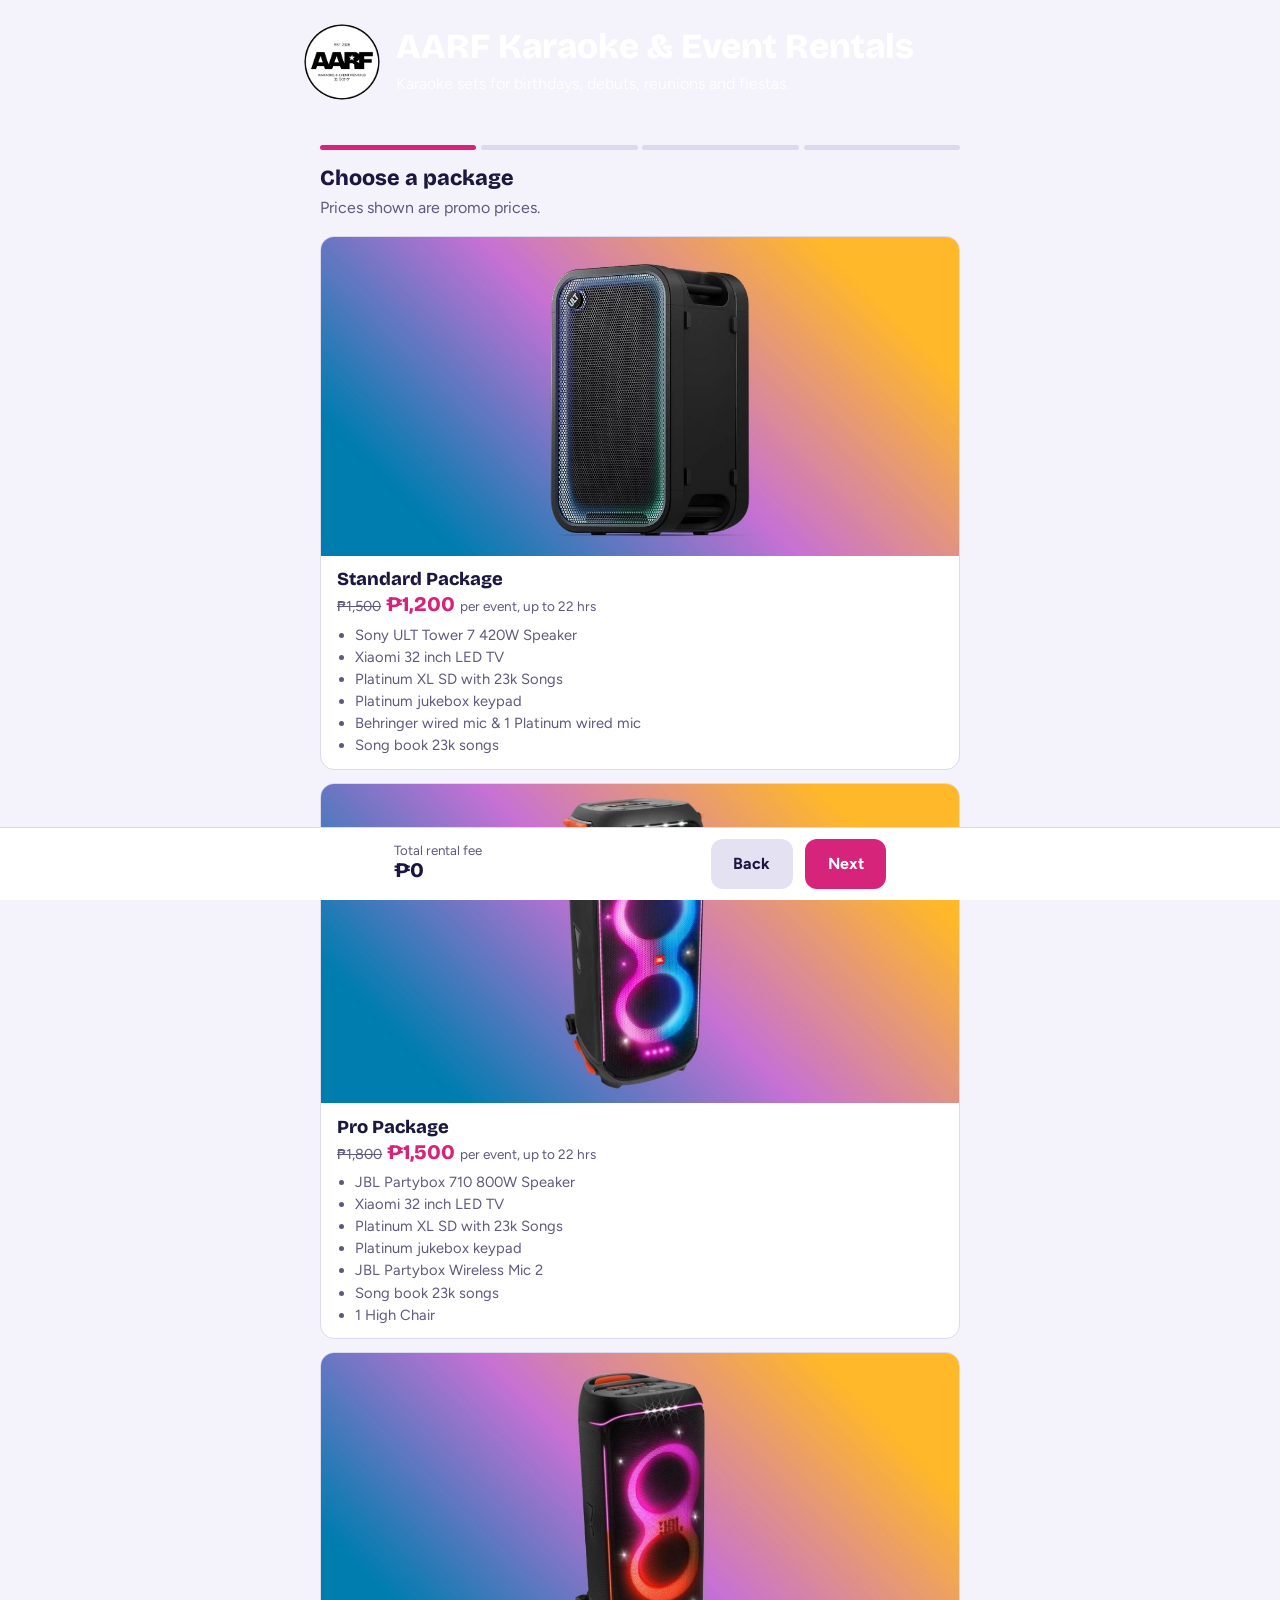
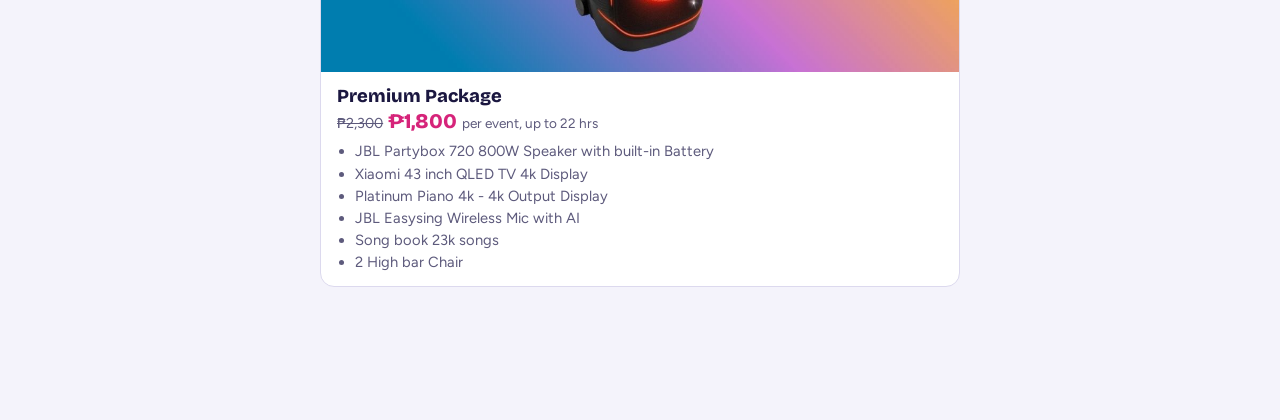
<file: index.html>
<!doctype html>
<html lang="en">
<head>
<meta charset="utf-8">
<meta name="viewport" content="width=device-width,initial-scale=1,viewport-fit=cover">
<meta name="theme-color" content="#1b1740">
<title>AARF Karaoke &amp; Event Rentals</title>
<meta name="description" content="Reserve a karaoke set for your birthday, debut, reunion or fiesta. Pick a package and date, then send your request.">
<link rel="icon" href="images/logo.png">
<link rel="stylesheet" href="https://fonts.googleapis.com/css2?family=Bricolage+Grotesque:wght@600;800&family=Figtree:wght@400;500;700&display=swap">
<style>
:root{--bg:#f4f3fb;--card:#fff;--ink:#1b1740;--mut:#5d5a7c;--line:#dcd9ee;--pink:#d6247a;--cyan:#0b7f92;--gold:#f2b134;--err:#b3261e;--okb:#e3f6ea;--okt:#145c2e;--g:#e3f6ea;--a:#fdf0cf;--o:#fde0d6;--off:#e4e1f2;--r:14px;--d:'Bricolage Grotesque','Segoe UI',system-ui,sans-serif;--b:'Figtree','Segoe UI',system-ui,sans-serif;color-scheme:light}
@media(prefers-color-scheme:dark){:root{--bg:#12102a;--card:#1d1a3d;--ink:#f1effc;--mut:#a9a6c8;--line:#34305f;--pink:#ff5aa5;--cyan:#38d0e4;--err:#ff8a80;--okb:#12351f;--okt:#9be3b4;--g:#143a25;--a:#43361a;--o:#4a2622;--off:#2a2650;color-scheme:dark}}
*{box-sizing:border-box}html{scroll-padding-top:env(safe-area-inset-top,0px)}
body{margin:0;background:var(--bg);color:var(--ink);font:1rem/1.5 var(--b);padding-bottom:calc(6.5rem + env(safe-area-inset-bottom,0px))}
button,input,select,textarea{font:inherit;color:inherit}:focus-visible{outline:3px solid var(--cyan);outline-offset:2px}
.hero{background:#1b1740 conic-gradient(from 200deg at 12% -20%,transparent 0 8deg,rgba(214,36,122,.6) 10deg 14deg,transparent 16deg),conic-gradient(from 215deg at 50% -25%,transparent 0 6deg,rgba(18,181,203,.55) 8deg 11deg,transparent 13deg),conic-gradient(from 160deg at 88% -20%,transparent 0 10deg,rgba(242,177,52,.5) 12deg 15deg,transparent 17deg);color:#fff;padding:calc(1.5rem + env(safe-area-inset-top,0px)) 1rem 1.6rem}
.hero div{max-width:42rem;margin:auto;display:flex;gap:1rem;align-items:center}
.hero img{width:76px;height:76px;border-radius:50%;background:#fff;flex:none}
h1{font:800 clamp(1.5rem,6vw,2.2rem)/1.1 var(--d);margin:0 0 .3rem}.hero h1,.hero p{color:#fff}.hero p{margin:0;opacity:.92}
main{max-width:42rem;margin:auto;padding:1rem}
.prog{display:flex;gap:.3rem;margin:.2rem 0 1rem}.prog i{flex:1;height:5px;border-radius:9px;background:var(--line)}.prog i.on{background:var(--pink)}
h2{font:800 1.35rem/1.2 var(--d);margin:0 0 .25rem}.sub{color:var(--mut);margin:0 0 1rem}
.card{background:var(--card);border:1px solid var(--line);border-radius:var(--r);padding:1rem;margin-bottom:.8rem}
.pk{display:block;width:100%;text-align:left;padding:0;overflow:hidden;cursor:pointer}
.pk[aria-checked=true]{border:2px solid var(--pink)}.pk[disabled]{opacity:.5;cursor:not-allowed}
.pk img{width:100%;aspect-ratio:2/1;object-fit:cover;display:block;background:var(--off)}
.pk .t{padding:.8rem 1rem}.pk b{font:800 1.15rem var(--d)}.price{font:800 1.3rem var(--d);color:var(--pink)}.price s{font:400 .9rem var(--b);color:var(--mut);margin-right:.3rem}
.pk ul{margin:.4rem 0 0;padding-left:1.1rem;color:var(--mut);font-size:.92rem}
.tag{display:inline-block;font-size:.78rem;font-weight:700;border-radius:99px;padding:.1rem .6rem;background:var(--off);margin-left:.4rem}
.ad{display:flex;gap:.7rem;align-items:center;padding:.6rem 0;border-top:1px solid var(--line)}.ad:first-of-type{border:0}.ad .n{flex:1}.ad small{display:block;color:var(--mut)}
.ad.dis{opacity:.5}.qty{display:flex;align-items:center;gap:.4rem}.qty button{width:2.2rem;height:2.2rem;border-radius:50%;border:1px solid var(--line);background:var(--card);cursor:pointer}
.cal{display:grid;grid-template-columns:repeat(7,1fr);gap:.3rem}.dow{text-align:center;font-size:.8rem;color:var(--mut)}
.day{aspect-ratio:1;border-radius:10px;border:1px solid var(--line);background:var(--card);cursor:pointer;padding:0;display:flex;flex-direction:column;align-items:center;justify-content:center;line-height:1.1}
.day small{font-size:.62rem;color:var(--mut)}.day:disabled{background:var(--off);color:var(--mut);cursor:not-allowed;border-color:transparent}
.day.sel{background:var(--pink);color:#fff;border-color:var(--pink)}.day.sel small{color:#fff}.day.sp{box-shadow:inset 0 -3px var(--gold)}
.ch{display:flex;justify-content:space-between;align-items:center;margin-bottom:.6rem}.ch button{width:2.5rem;height:2.5rem;border-radius:50%;border:1px solid var(--line);background:var(--card);cursor:pointer}
label.f{display:block;margin-bottom:.65rem;font-weight:700}label.f input,label.f select,label.f textarea{display:block;width:100%;margin-top:.3rem;padding:.7rem;border:1px solid var(--line);border-radius:10px;background:var(--card);font-weight:400}
.row{display:grid;grid-template-columns:1fr 1fr;gap:.6rem}.err{color:var(--err);font-size:.88rem;margin:-.4rem 0 .65rem}.err:empty{display:none}
.ev{display:flex;flex-wrap:wrap;gap:.4rem}.ev label{border:1px solid var(--line);border-radius:99px;padding:.35rem .8rem;cursor:pointer;font-weight:400}.ev input{position:absolute;opacity:0}.ev label:has(input:checked){background:var(--pink);color:#fff;border-color:var(--pink)}
dl{margin:0;display:grid;grid-template-columns:auto 1fr;gap:.35rem 1rem}dt{color:var(--mut)}dd{margin:0;text-align:right}.tot{font:800 1.3rem var(--d)}
.note{background:var(--okb);color:var(--okt);border-radius:10px;padding:.7rem .9rem;margin:.6rem 0}.warn{background:#fbefd0;color:#6b4700}
details{margin:.4rem 0}summary{cursor:pointer;color:var(--cyan);font-weight:700}.lg{max-height:14rem;overflow:auto;font-size:.88rem;color:var(--mut);padding:.4rem 0}.lg h4{margin:.8rem 0 .2rem;color:var(--ink)}
.ck{display:flex;gap:.6rem;align-items:flex-start;margin:.5rem 0}.ck input{margin-top:.3rem;width:1.15rem;height:1.15rem}
.bar{position:fixed;left:0;right:0;bottom:0;background:var(--card);border-top:1px solid var(--line);padding:.7rem 1rem calc(.7rem + env(safe-area-inset-bottom,0px));display:flex;gap:.8rem;align-items:center;justify-content:center}
.bar>div{flex:1;max-width:19rem}.bar small{display:block;color:var(--mut);line-height:1}.bar b{font:800 1.3rem var(--d)}
.btn{border:0;border-radius:12px;padding:.8rem 1.4rem;background:var(--pink);color:#fff;font-weight:700;cursor:pointer;text-decoration:none;display:inline-block;text-align:center}.btn:disabled{opacity:.5}.btn.ghost{background:var(--off);color:var(--ink)}
.links{display:flex;flex-wrap:wrap;gap:.5rem;margin:.8rem 0}.skel{height:9rem;border-radius:var(--r);background:linear-gradient(90deg,var(--off),var(--line),var(--off));background-size:200%;animation:s 1.3s infinite}@keyframes s{to{background-position:-200%}}
@media(prefers-reduced-motion:reduce){.skel{animation:none}}
.day.l3{background:var(--g)}.day.l2{background:var(--a)}.day.l1{background:var(--o)}.day.full,.day.hold{background:var(--off);color:var(--mut);cursor:not-allowed}.day.full{text-decoration:line-through}
.day.sel,.day.sel.l1,.day.sel.l2,.day.sel.l3{background:var(--pink);color:#fff}
.lgd{display:flex;flex-wrap:wrap;gap:.3rem .9rem;margin-top:.7rem;font-size:.82rem;color:var(--mut)}.lgd i{display:inline-block;width:.8rem;height:.8rem;border-radius:3px;border:1px solid var(--line);margin-right:.3rem;vertical-align:-1px}
.lgd .l3{background:var(--g)}.lgd .l2{background:var(--a)}.lgd .l1{background:var(--o)}.lgd .full,.lgd .hold{background:var(--off)}.lgd .sp{box-shadow:inset 0 -3px var(--gold)}
.hint{color:var(--mut);font-size:.85rem;margin:.4rem 0 .65rem}.hint:empty{display:none}.fs{border:0;padding:0;margin:0 0 .65rem}.fs legend{font-weight:700;margin-bottom:.4rem;padding:0}
.ov{position:fixed;inset:0;background:rgba(18,16,42,.86);display:flex;flex-direction:column;align-items:center;justify-content:center;color:#fff;z-index:9;gap:.9rem;text-align:center;padding:1rem}.ov[hidden]{display:none}
.rg{position:relative;width:124px;height:124px}.rg img{width:100px;height:100px;border-radius:50%;margin:12px;background:#fff}.rg:after{content:'';position:absolute;inset:0;border-radius:50%;border:5px solid rgba(255,255,255,.25);border-top-color:var(--gold);animation:sp 1s linear infinite}@keyframes sp{to{transform:rotate(360deg)}}
.pb{width:14rem;height:6px;background:rgba(255,255,255,.25);border-radius:9px;overflow:hidden}.pb i{display:block;height:100%;width:0;background:var(--pink);transition:width .6s}
.hp{position:absolute;left:-9999px}
</style>
</head>
<body>
<header class="hero"><div><img src="images/logo.png" alt="AARF logo"><section><h1>AARF Karaoke &amp; Event Rentals</h1><p>Karaoke sets for birthdays, debuts, reunions and fiestas.</p></section></div></header>
<main id="app"><div class="skel"></div></main>
<div class="bar" id="bar" hidden><div><small>Total rental fee</small><b id="tot">₱0</b></div><button class="btn ghost" id="back" type="button">Back</button><button class="btn" id="next" type="button">Next</button></div>
<div class="ov" id="ov" hidden role="status" aria-live="polite"><div class="rg"><img src="images/logo.png" alt=""></div><b id="ovt">Sending…</b><div class="pb"><i id="ovb"></i></div><small>Please keep this page open.</small></div>
<script src="config.js"></script>
<script src="legal.js"></script>
<script>
(function(){
var C=window.CONFIG,D=null,S={},step=0,busy=false,errs={},poll=0;
var st={pkg:'',date:'',add:{},name:'',phone:'',street:'',city:'',brgy:'',landmark:'',time:'',hours:'',notes:'',ev:[],pay:'',terms:false,priv:false,hp:''};
var $=function(s){return document.querySelector(s)},app=$('#app');
var esc=function(s){return String(s==null?'':s).replace(/[&<>"]/g,function(c){return{'&':'&amp;','<':'&lt;','>':'&gt;','"':'&quot;'}[c]})};
var num=function(s){return parseInt(String(s||'').replace(/[^\d]/g,''),10)||0},peso=function(n){return '₱'+Number(n).toLocaleString('en-PH')};
var manila=function(){return new Intl.DateTimeFormat('en-CA',{timeZone:'Asia/Manila'}).format(new Date())};   /* always Manila time, never the device clock */
var TODAY=manila(),mk=function(k){var p=k.split('-');return new Date(+p[0],+p[1]-1,+p[2])},kk=function(d){return d.getFullYear()+'-'+String(d.getMonth()+1).padStart(2,'0')+'-'+String(d.getDate()).padStart(2,'0')};
var addD=function(k,n){var d=mk(k);d.setDate(d.getDate()+n);return kk(d)},nice=function(k){return mk(k).toLocaleDateString('en-PH',{weekday:'long',month:'long',day:'numeric',year:'numeric'})};
var view=mk(TODAY);view.setDate(1);
function pkgs(){return(D&&D.packages)||C.packages.map(function(p){return{title:p.title,price:p.price,regular:p.regular,note:p.note,items:p.items,image:'',available:true,qty:1}})}
function addons(){return(D&&D.addons)||[]}
function loc(){return(D&&D.locations)||C.locations||{}}
var adj='';
function feeOf(){var f=(((D&&D.locationsFee)||{})[st.city]||{})[st.brgy];return f==null||f===''?null:(Number(f)||0)}
function times(){var t=D&&D.schedule&&D.schedule.times;if(t&&t.length)return t;var a=[];for(var i=8;i<=21;i++)a.push((i>12?i-12:i)+':00 '+(i<12?'AM':'PM'));return a}
function hrs(){var h=D&&D.schedule&&D.schedule.hours;return h&&h.length?h:['22']}
function fixSched(){var t=times(),h=hrs();if(t.indexOf(st.time)<0)st.time=t[0];if(h.indexOf(st.hours)<0)st.hours=h.indexOf('22')>-1?'22':h[0]}
function fee(){return feeOf()||0}
function hint(){var f=feeOf();return st.brgy?(f>0?'Delivery fee to '+st.brgy+': '+peso(f)+' (added to your total).':'Free delivery to '+st.brgy+'.'):''}
function upd(){$('#tot').textContent=peso(total());var h=$('#dh');if(h)h.textContent=hint()}
function pk0(){return pkgs().filter(function(p){return p.available!==false})}
function leftFor(k){var o=(D&&D.days&&D.days[k])||{};return o['*']?0:pk0().filter(function(p){return!o[p.title]}).length}
function clamp(){var m=[];addons().forEach(function(a){var q=st.add[a.title]||0;if(!q||!st.date)return;var mx=maxQ(a,st.date);if(q>mx){mx>0?st.add[a.title]=mx:delete st.add[a.title];m.push(a.title+(mx>0?' (only '+mx+' left)':' (not available)'))}});adj=m.length?'Changed for '+nice(st.date)+': '+m.join(', ')+'.':'';return!m.length}
function dateOk(){var p=cur(),w=win();return!st.date||!!(p&&st.date>=w.from&&st.date<=w.to&&!dayState(st.date,p.title)&&seats(p,st.date)>0)}
function cur(){return pkgs().filter(function(p){return p.title===st.pkg})[0]}
function special(p,k){var b=null,bs=-1;((D&&D.special)||[]).forEach(function(r){if(k<r.from||k>(r.to||r.from)||(r.pkg&&r.pkg!==p.title))return;var sc=r.pkg?1:0;if(sc>=bs){b=r;bs=sc}});
  return b?{price:b.price!=null&&b.price!==''?num(b.price):Math.max(0,num(p.price)+(Number(b.add)||0)),label:b.label||'Special rate'}:null}
function priceOf(p,k){var s=k&&special(p,k);return s?s.price:num(p.price)}
function dayState(k,t){var o=(D&&D.days&&D.days[k])||{};return o['*']||o[t]||''}
function seats(p,k){var u=((D&&D.pused)||{})[k]||{};return Math.max(0,(p.qty||1)-(u[p.title]||0))}
function maxQ(a,k){var o=((D&&D.off)||{})[k]||{},u=((D&&D.used)||{})[k]||{};return(!a.available||o[a.title])?0:Math.max(0,(a.qty||1)-(u[a.title]||0))}
function total(){var p=cur();if(!p)return 0;var t=priceOf(p,st.date);addons().forEach(function(a){var q=st.add[a.title]||0;if(q)t+=num(a.price)*Math.min(q,st.date?maxQ(a,st.date):a.qty||1)});return t+fee()}
function win(){var s=S.minDays?parseInt(S.minDays,10):0,m=parseInt(S.maxDays,10);return{from:addD(TODAY,s>0?s:0),to:isNaN(m)||m<0?addD(TODAY,365):addD(TODAY,m)}}
var T=['Choose a package','Choose a date','Your details','Review and send'];
function render(keep){var y=window.scrollY,ae=document.activeElement,fk=ae&&ae.dataset&&ae.dataset.q?ae.dataset.a+'|'+ae.dataset.q:'';
  if(!D&&!C.scriptUrl)D={};
  var h='<div class="prog">'+[0,1,2,3].map(function(i){return'<i class="'+(i<=step?'on':'')+'"></i>'}).join('')+'</div><h2>'+T[step]+'</h2>';
  h+=[vPkg,vDate,vForm,vReview][step]();
  app.innerHTML=h;$('#bar').hidden=false;$('#back').hidden=step===0;$('#tot').textContent=peso(total());
  $('#next').textContent=step===3?(busy?'Sending…':'Send booking request'):'Next';$('#next').disabled=busy||S.acceptRequests==='No';
  if(step===3&&S.acceptRequests==='No')app.insertAdjacentHTML('afterbegin','<p class="note warn">'+esc(S.pausedMsg||'Online booking is paused. Please message us to book.')+'</p>');
  window.scrollTo(0,keep?y:0);if(fk)[].forEach.call(app.querySelectorAll('[data-q]'),function(b){if(b.dataset.a+'|'+b.dataset.q===fk&&!b.disabled)b.focus({preventScroll:true})})}
function vPkg(){
  var h='<p class="sub">'+esc(S.step1note||'Prices shown are promo prices.')+'</p>'+(adj?'<p class="note warn">'+esc(adj)+'</p>':'');
  pkgs().forEach(function(p){var off=p.available===false,full=!!st.date&&seats(p,st.date)<1;
    h+='<button type="button" class="card pk" data-pk="'+esc(p.title)+'" role="radio" aria-checked="'+(st.pkg===p.title)+'"'+(off||full?' disabled':'')+'><img src="'+esc(p.image||'images/'+p.title.toLowerCase().replace(/[^a-z0-9]+/g,'-')+'.jpg')+'" alt="" loading="lazy" onerror="this.remove()"><div class="t"><b>'+esc(p.title)+'</b>'+(off?'<span class="tag">Not available</span>':full?'<span class="tag">Full on your date</span>':'')+'<div class="price">'+(p.regular?'<s>₱'+esc(p.regular)+'</s>':'')+'₱'+esc(p.price)+' <small style="font:400 .85rem var(--b);color:var(--mut)">'+esc(p.note||'')+'</small></div><ul>'+(p.items||[]).map(function(i){return'<li>'+esc(i)+'</li>'}).join('')+'</ul></div></button>'});
  if(addons().length){h+='<div class="card"><b>Add-ons</b>';addons().forEach(function(a){var q=st.add[a.title]||0,mx=st.date?maxQ(a,st.date):(a.qty||1),dis=!a.available||(!!st.date&&mx<1);
    h+='<div class="ad'+(dis?' dis':'')+'"><div class="n">'+esc(a.title)+'<small>'+(dis?'Not available':'₱'+esc(a.price)+(a.regular?' (regular ₱'+esc(a.regular)+')':'')+(a.note?' · '+esc(a.note):'')+(st.date&&!dis?' · '+mx+' left on your date':''))+'</small></div>'+(dis?'':'<div class="qty"><button type="button" data-q="-1" data-a="'+esc(a.title)+'" aria-label="Fewer '+esc(a.title)+'">−</button><span>'+q+'</span><button type="button" data-q="1" data-a="'+esc(a.title)+'" aria-label="More '+esc(a.title)+'"'+(q>=mx?' disabled':'')+'>+</button></div>')+'</div>'});h+='</div>'}
  return h+'<p class="err">'+(errs.pkg||'')+'</p>'}
function vDate(){
  var w=win(),y=view.getFullYear(),m=view.getMonth(),n=new Date(y,m+1,0).getDate(),p=cur(),h='';
  h+='<p class="sub">Package: <b>'+esc(p.title)+'</b>. Grey dates are taken or closed.</p><div class="card"><div class="ch"><button type="button" data-m="-1" aria-label="Previous month">‹</button><b>'+view.toLocaleDateString('en-PH',{month:'long',year:'numeric'})+'</b><button type="button" data-m="1" aria-label="Next month">›</button></div><div class="cal">'+['Su','Mo','Tu','We','Th','Fr','Sa'].map(function(d){return'<div class="dow">'+d+'</div>'}).join('');
  for(var i=0;i<new Date(y,m,1).getDay();i++)h+='<span></span>';
  for(var d=1;d<=n;d++){var k=kk(new Date(y,m,d)),o=(D&&D.days&&D.days[k])||{},out=k<w.from||k>w.to,sp=special(p,k),cap=p.qty||1,sl=seats(p,k),N=pk0().length||1,cls='',lab='',off=true;
    if(out){}else if(o['*']){lab='Closed';cls='full'}else if(o[p.title]==='hold'){lab='Hold';cls='hold'}else if(sl<1||o[p.title]){lab=o[p.title]==='unavailable'?'Closed':'Booked';cls='full'}else{off=false;var l=cap>1?sl:leftFor(k),t=cap>1?cap:N;lab=l+' left';cls=l>=t?'l3':l===1?'l1':'l2'}
    h+='<button type="button" class="day '+cls+(st.date===k?' sel':'')+(sp&&!off?' sp':'')+'" data-d="'+k+'"'+(off?' disabled':'')+' aria-label="'+nice(k)+(off?', not available':', '+lab)+'">'+d+'<small>'+lab+'</small></button>'}
  h+='</div><div class="lgd"><span><i class="l3"></i>Open</span><span><i class="l2"></i>Some left</span><span><i class="l1"></i>Last one</span><span><i class="full"></i>Booked or full</span><span><i class="hold"></i>On hold</span><span><i class="sp"></i>Special rate</span></div><p class="hint">The number shows how many '+((p.qty||1)>1?esc(p.title)+' sets':'packages')+' are left that day.</p></div>';
  if(st.date){var s2=special(p,st.date);h+='<p class="note">'+nice(st.date)+' · '+peso(priceOf(p,st.date))+(s2?' ('+esc(s2.label)+')':'')+'</p>'+(adj?'<p class="note warn">'+esc(adj)+'</p>':'')}
  return h+'<p class="err">'+(errs.date||'')+'</p>'}
function vForm(){
  fixSched();var L=loc(),c=Object.keys(L),H='';
  H+='<label class="f">Full name<input id="name" autocomplete="name" value="'+esc(st.name)+'"></label><p class="err">'+(errs.name||'')+'</p>';
  H+='<label class="f">Mobile number<input id="phone" type="tel" inputmode="numeric" autocomplete="tel" placeholder="0999 123 4567" value="'+esc(st.phone)+'"></label><p class="err">'+(errs.phone||'')+'</p>';
  H+='<div class="row"><label class="f">City<select id="city"><option value="">Select city</option>'+c.map(function(x){return'<option'+(x===st.city?' selected':'')+'>'+esc(x)+'</option>'}).join('')+'</select></label><label class="f">Barangay<select id="brgy"'+(st.city?'':' disabled')+'><option value="">'+(st.city?'Select barangay':'Select city first')+'</option>'+(L[st.city]||[]).map(function(x){var o=((D&&D.locationsOff)||{})[st.city]||[],dis=o.indexOf(x)>-1;return'<option'+(x===st.brgy?' selected':'')+(dis?' disabled':'')+'>'+esc(x)+(dis?' (not available)':'')+'</option>'}).join('')+'</select></label></div><p class="err">'+(errs.loc||'')+'</p><p class="hint" id="dh">'+hint()+'</p>';
  H+='<label class="f">House no. and street<input id="street" value="'+esc(st.street)+'"></label><label class="f">Landmark (optional)<input id="landmark" placeholder="Beside the barangay hall" value="'+esc(st.landmark)+'"></label>';
  H+='<div class="row"><label class="f">Start time<select id="time">'+times().map(function(x){return'<option'+(x===st.time?' selected':'')+'>'+esc(x)+'</option>'}).join('')+'</select></label><label class="f">Hours<select id="hours">'+hrs().map(function(x){return'<option value="'+esc(x)+'"'+(x===st.hours?' selected':'')+'>'+esc(x)+' hrs</option>'}).join('')+'</select></label></div>';
  H+='<fieldset class="fs"><legend>Type of event (tick all that apply)</legend><div class="ev">'+(C.events||[]).map(function(x){return'<label><input type="checkbox" data-ev="'+esc(x)+'"'+(st.ev.indexOf(x)>-1?' checked':'')+'>'+esc(x)+'</label>'}).join('')+'</div></fieldset><p class="err">'+(errs.ev||'')+'</p>';
  H+='<label class="f">Notes (optional)<textarea id="notes" rows="2" placeholder="Number of guests, anything we should know">'+esc(st.notes)+'</textarea></label><input class="hp" id="hp" tabindex="-1" autocomplete="off" aria-hidden="true">';
  return H}
function legal(t){var o='',ul=0;String(t||'').split('\n').forEach(function(l){l=l.trim();if(!l)return;if(l.slice(0,3)==='## '){ul=0;o+='<h4>'+esc(l.slice(3))+'</h4>'}else if(l[0]==='•'){o+='<p>• '+esc(l.slice(1).trim())+'</p>'}else o+='<p>'+esc(l)+'</p>'});return o}
function vReview(){
  var p=cur(),t=total(),r=Math.round(t/2),pm=(S.payMethods||'GCash, Maya, Bank Transfer, Cash').split(',').map(function(x){return x.trim()}).filter(Boolean),L=window.LEGAL||{};
  var ad=addons().filter(function(a){return st.add[a.title]}).map(function(a){return a.title+' ×'+st.add[a.title]}).join(', ');
  var h=(adj?'<p class="note warn">'+esc(adj)+'</p>':'')+'<div class="card"><dl><dt>Package</dt><dd>'+esc(p.title)+(special(p,st.date)?' ('+esc(special(p,st.date).label)+')':'')+'</dd><dt>Date</dt><dd>'+nice(st.date)+'</dd><dt>Start</dt><dd>'+esc(st.time)+', '+esc(st.hours)+' hrs</dd><dt>Venue</dt><dd>'+esc([st.street,st.brgy,st.city].filter(Boolean).join(', '))+'</dd>'+(ad?'<dt>Add-ons</dt><dd>'+esc(ad)+'</dd>':'')+(feeOf()!=null?'<dt>Delivery fee</dt><dd>'+(fee()>0?peso(fee()):'Free')+'</dd>':'')+'<dt>Total rental fee</dt><dd class="tot">'+peso(t)+'</dd><dt>Reservation fee (50%)</dt><dd><b>'+peso(r)+'</b></dd></dl></div>';
  h+='<div class="card"><label class="f">How will you pay the reservation fee?<select id="pay"><option value="">Choose</option>'+pm.map(function(x){return'<option'+(x===st.pay?' selected':'')+'>'+esc(x)+'</option>'}).join('')+'</select></label><p class="err">'+(errs.pay||'')+'</p>'+
    '<p class="sub" style="margin:0">Pay only after we confirm your date. GCash: <b>'+esc(S.gcashNumber||C.gcash.number)+'</b>. Send a screenshot through Messenger or Viber.</p></div>';
  h+='<div class="card"><div class="ck"><input type="checkbox" id="terms"'+(st.terms?' checked':'')+'><span>I agree to the Terms of Service</span></div><details><summary>Read the terms</summary><div class="lg">'+legal(L.terms)+'</div></details><div class="ck"><input type="checkbox" id="priv"'+(st.priv?' checked':'')+'><span>I have read the Data Privacy Policy</span></div><details><summary>Read the policy</summary><div class="lg">'+legal(L.privacy)+'</div></details><p class="err">'+(errs.legal||'')+'</p></div>';
  return h+'<p class="note warn">Your date is not reserved until we reply and confirm. Cancel before '+esc(C.cutoff)+' the day before your date for a full refund.</p><p class="err">'+(errs.send||'')+'</p>'}
function sentView(id,status){
  var m={accepted:['Booking confirmed','We have reserved your date. Please pay the reservation fee to lock it in.'],hold:['Your date is on hold','We are holding your date. Please reply to us to confirm.'],declined:['Request declined','Sorry, we are not available on that date. You are welcome to book another date.']}[status]||['Request sent','Thank you. We will contact you to confirm your date. This page updates when we reply.'];
  var ph=String(C.phone||'').replace(/\D/g,'').replace(/^0/,'63'),mn=String(C.messenger||'').split('/').pop();
  app.innerHTML='<h2>'+m[0]+'</h2><p class="sub">'+m[1]+'</p><div class="card"><dl><dt>Reference</dt><dd><b>'+esc(id)+'</b></dd><dt>Date</dt><dd>'+nice(st.date)+'</dd></dl></div><div class="links">'+(mn?'<a class="btn" target="_blank" rel="noopener" href="https://m.me/'+encodeURIComponent(mn)+'">Message us</a>':'')+(C.phone?'<a class="btn ghost" href="tel:+'+ph+'">Call '+esc(C.phone)+'</a>':'')+'<button class="btn ghost" type="button" id="again">Book another</button></div>';
  $('#bar').hidden=true;window.scrollTo(0,0);var b=$('#again');if(b)b.onclick=function(){clearInterval(poll);st.pkg=st.date='';st.add={};st.terms=st.priv=false;step=0;render()}}
function validate(){errs={};var ok=true,e=function(k,m){errs[k]=m;ok=false};
  if(step===0&&!st.pkg)e('pkg','Choose a package to continue.');
  if(step===1&&!st.date)e('date','Choose a date to continue.');
  if(step===2){if(st.name.trim().length<2)e('name','Enter your full name.');if(!/^09\d{9}$/.test(st.phone.replace(/\D/g,'')))e('phone','Enter an 11-digit mobile number starting with 09.');if(!st.city||!st.brgy)e('loc','Choose your city and barangay.');if(!st.ev.length)e('ev','Choose at least one type of event.')}
  if(step===3){if(!st.pay)e('pay','Choose a payment method.');if(!st.terms||!st.priv)e('legal','Tick both boxes to continue.')}
  return ok}
function send(){
  fixSched();if(!dateOk()){errs.send='';errs.date='That date is no longer available. Please choose another date.';st.date='';step=1;return render()}if(!clamp()){errs.send='';return render(1)}
  var ctl=new AbortController(),to=setTimeout(function(){ctl.abort()},45000),p=cur(),a=addons().filter(function(x){return st.add[x.title]}),q={};a.forEach(function(x){q[x.title]=st.add[x.title]});
  var body={website:st.hp,name:st.name,phone:st.phone,pkg:p.title,price:String(priceOf(p,st.date)),date:st.date,time:st.time,hours:st.hours,venue:[st.street,st.brgy,st.city].filter(Boolean).join(', '),landmark:st.landmark,delivery:true,notes:st.notes,events:st.ev.join(', '),addons:a.map(function(x){return x.title+(st.add[x.title]>1?' x'+st.add[x.title]:'')}).concat(fee()>0?['Delivery fee ('+peso(fee())+')']:[]).join(', '),addonQty:q,total:peso(total()),payMethod:st.pay};
  busy=true;render(1);ov(1);
  fetch(C.scriptUrl,{method:'POST',body:JSON.stringify(body),signal:ctl.signal}).then(function(r){return r.json()}).then(function(j){busy=false;clearTimeout(to);ov(0);
    if(j.ok){try{var l=JSON.parse(localStorage.getItem('aarf2')||'[]');l.push(j.id);localStorage.setItem('aarf2',JSON.stringify(l.slice(-10)))}catch(x){}sentView(j.id,'');watch(j.id);return}
    var m={taken:'That date was just taken. Please choose another date.',closed:'That date is outside the booking window.',price:'The price changed. Please start again to see the new price.',addon:'An add-on just ran out: '+(j.item||'')+'. Remove it and try again.',schedule:'That start time or number of hours is no longer available. Please choose again.',invalid:'Some details are missing. Please check your entries.'}[j.error]||'Something went wrong. Please try again or message us.';
    errs.send=m;if(j.error==='taken'||j.error==='price'){load()}render(1)}).catch(function(x){busy=false;clearTimeout(to);ov(0);errs.send=x&&x.name==='AbortError'?'This is taking longer than usual. Check Messenger before trying again, in case your request already went through.':'No connection. Check your internet and try again.';render(1)})}
var ovT=0;function ov(on){var o=$('#ov');clearInterval(ovT);if(!on){o.hidden=true;return}var m=['Checking availability…','Saving your request…','Notifying our team…','Almost done…'],pc=8,t=$('#ovt'),b=$('#ovb');o.hidden=false;t.textContent=m[0];b.style.width='8%';ovT=setInterval(function(){pc=Math.min(92,pc+(92-pc)*.12);b.style.width=pc+'%';t.textContent=m[Math.min(3,Math.floor(pc/25))]},700)}
function watch(id){clearInterval(poll);poll=setInterval(function(){if(document.hidden)return;fetch(C.scriptUrl+'?check=1&ids='+id+'&t='+Date.now(),{cache:'no-store'}).then(function(r){return r.json()}).then(function(j){var s=j.st&&j.st[id.toUpperCase()];if(s&&s!=='new')sentView(id,s)}).catch(function(){})},15000)}
function load(q){if(!C.scriptUrl){D={};return render()}
  fetch(C.scriptUrl+'?t='+Date.now(),{cache:'no-store'}).then(function(r){return r.json()}).then(function(j){if(j&&j.ok){var was=st.date+'|'+adj;D=j;S=j.settings||{};clamp();if(st.pkg&&st.date&&!dateOk()){st.date='';errs.date='That date was just taken. Please choose another.';if(step>1&&!busy)step=1}if(q&&step>1&&was===st.date+'|'+adj)return;render(q?1:0);return}render()}).catch(function(){D=D||{};if(!q)render()})}
document.addEventListener('click',function(e){var t=e.target.closest('[data-pk],[data-q],[data-d],[data-m]');if(!t)return;
  if(t.dataset.pk){st.pkg=t.dataset.pk;var np=cur();if(st.date&&(dayState(st.date,st.pkg)||seats(np,st.date)<1))st.date='';clamp();errs={};render(1)}
  else if(t.dataset.q){var k=t.dataset.a,v=Math.max(0,(st.add[k]||0)+ +t.dataset.q);var a0=addons().filter(function(a){return a.title===k})[0];if(a0)v=Math.min(v,st.date?maxQ(a0,st.date):(a0.qty||1));v?st.add[k]=v:delete st.add[k];render(1)}
  else if(t.dataset.d){st.date=t.dataset.d;errs={};clamp();render(1)}
  else if(t.dataset.m){view.setMonth(view.getMonth()+ +t.dataset.m);render(1)}});
document.addEventListener('input',function(e){var t=e.target,id=t.id;
  if(id==='phone'){var d=t.value.replace(/\D/g,'').slice(0,11);t.value=[d.slice(0,4),d.slice(4,7),d.slice(7)].filter(Boolean).join(' ');st.phone=t.value}
  else if(['name','street','landmark','notes','hp'].indexOf(id)>-1)st[id]=t.value;
  else if(id==='city'){st.city=t.value;st.brgy='';render(1)}
  else if(['brgy','time','hours','pay'].indexOf(id)>-1){st[id]=t.value;if(id==='brgy')upd()}
  else if(id==='terms'||id==='priv')st[id]=t.checked;
  else if(t.dataset.ev){var i=st.ev.indexOf(t.dataset.ev);i>-1?st.ev.splice(i,1):st.ev.push(t.dataset.ev)}});
$('#next').onclick=function(){if(!validate())return render(1);if(step===3)return send();step++;render()};
$('#back').onclick=function(){if(step>0){step--;errs={};render()}};
render();load();setInterval(function(){if(!document.hidden&&!busy&&step<=3)load(true)},60000);
})();
</script>
</body>
</html>
</file>
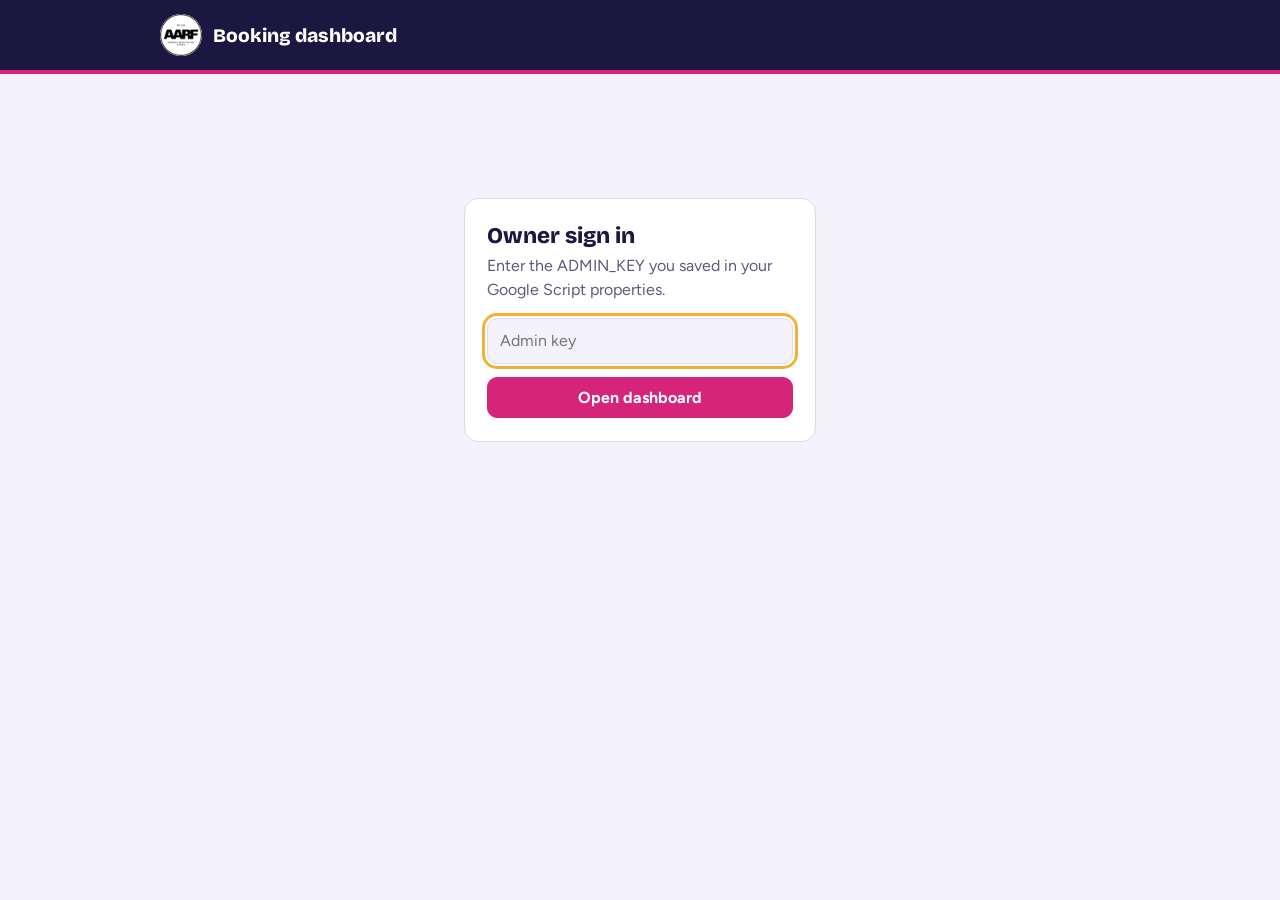
<file: admin.html>
<!doctype html>
<html lang="en">
<head>
<meta charset="utf-8">
<meta name="viewport" content="width=device-width,initial-scale=1,viewport-fit=cover">
<meta name="robots" content="noindex,nofollow">
<title>AARF Dashboard</title>
<link rel="icon" href="images/logo.png">
<link rel="stylesheet" href="https://fonts.googleapis.com/css2?family=Bricolage+Grotesque:wght@600;800&family=Figtree:wght@400;500;700&display=swap">
<style>
:root{--bg:#f4f3fb;--surface:#fff;--ink:#1b1740;--muted:#5d5a7c;--line:#dcd9ee;--accent:#d6247a;--accent-ink:#fff;--gold:#f2b134;--hero:#1b1740;
--new:#d6247a;--ok:#14803c;--okbg:#e3f6ea;--hold:#8a5a00;--holdbg:#fbefd0;--no:#7a7794;--nobg:#e9e7f4;--newbg:#fde4f0;
--fd:'Bricolage Grotesque','Segoe UI',system-ui,sans-serif;--fb:'Figtree','Segoe UI',system-ui,sans-serif;color-scheme:light}
@media (prefers-color-scheme:dark){:root{--bg:#12102a;--surface:#1d1a3d;--ink:#f1effc;--muted:#a9a6c8;--line:#34305f;--accent:#ff5aa5;--accent-ink:#1a0a14;--hero:#0b0a1e;
--new:#ff5aa5;--ok:#7ce0a1;--okbg:#12351f;--hold:#f5c35a;--holdbg:#3b3118;--no:#a9a6c8;--nobg:#2a2650;--newbg:#3d1530;color-scheme:dark}}
*{box-sizing:border-box}
body{margin:0;background:var(--bg);color:var(--ink);font:1rem/1.5 var(--fb);padding-bottom:env(safe-area-inset-bottom,0)}
button,input,select{font:inherit;color:inherit}
:focus-visible{outline:3px solid var(--gold);outline-offset:2px}
header{background:var(--hero);color:#fff;padding:calc(.9rem + env(safe-area-inset-top,0)) 1rem .9rem;border-bottom:4px solid var(--accent)}
.bar{max-width:60rem;margin:0 auto;display:flex;align-items:center;gap:.7rem}
.bar img{width:2.6rem;height:2.6rem;border-radius:50%;background:#fff}
.bar h1{font:800 1.2rem/1.1 var(--fd);margin:0;flex:1}.bar small{display:block;font:500 .75rem var(--fb);opacity:.75}
.ib{background:transparent;border:1px solid #ffffff55;color:#fff;border-radius:10px;min-height:2.5rem;padding:0 .8rem;cursor:pointer}
main{max-width:60rem;margin:0 auto;padding:1rem}
.login{max-width:22rem;margin:12vh auto;background:var(--surface);border:1px solid var(--line);border-radius:14px;padding:1.4rem}
.login h2{font:800 1.4rem var(--fd);margin:0 0 .3rem}.login p{color:var(--muted);margin:.2rem 0 1rem}
input[type=password],input[type=search],select{width:100%;min-height:2.9rem;border:1px solid var(--line);border-radius:10px;padding:.5rem .75rem;background:var(--bg)}
.btn{display:inline-flex;align-items:center;justify-content:center;gap:.4rem;min-height:2.6rem;padding:.4rem .9rem;border-radius:10px;border:1px solid var(--line);background:var(--surface);font-weight:700;text-decoration:none;cursor:pointer;color:var(--ink)}
.btn.p{background:var(--accent);border-color:var(--accent);color:var(--accent-ink)}.btn.wa{background:#1fa855;border-color:#1fa855;color:#fff}.login .btn{width:100%;margin-top:.8rem}
.err{color:#b3261e;font-weight:700;margin:.6rem 0 0}
.kpis{display:grid;grid-template-columns:repeat(2,1fr);gap:.7rem}
@media(min-width:42rem){.kpis{grid-template-columns:repeat(4,1fr)}}
.kpi{background:var(--surface);border:1px solid var(--line);border-radius:14px;padding:.8rem .9rem;min-width:0}
.kpi b{display:block;font:800 1.65rem/1.1 var(--fd);font-variant-numeric:tabular-nums}.kpi span{font-size:.8rem;color:var(--muted);font-weight:700}
.kpi.hot{border-color:var(--accent);box-shadow:0 0 0 3px color-mix(in srgb,var(--accent) 18%,transparent)}.kpi.hot b{color:var(--accent)}
.tabs{display:flex;gap:.4rem;margin:1.1rem 0 .8rem;overflow-x:auto;padding-bottom:.2rem}
.tab{flex:none;min-height:2.6rem;padding:0 .95rem;border-radius:999px;border:1px solid var(--line);background:var(--surface);font-weight:700;cursor:pointer}
.tab[aria-selected=true]{background:var(--ink);color:var(--bg);border-color:var(--ink)}.tab i{font-style:normal;opacity:.7;margin-left:.3rem}
.cal{background:var(--surface);border:1px solid var(--line);border-radius:14px;padding:.8rem;margin-bottom:.9rem}
.cal-h{display:flex;align-items:center;justify-content:space-between;margin-bottom:.4rem}.cal-h strong{font:800 1.05rem var(--fd)}
.grid{display:grid;grid-template-columns:repeat(7,1fr);gap:3px}.dow{font-size:.7rem;text-align:center;color:var(--muted);font-weight:700}
.d{aspect-ratio:1;min-height:2.4rem;border:1px solid var(--line);border-radius:9px;background:var(--bg);display:flex;flex-direction:column;align-items:center;justify-content:center;gap:2px;cursor:pointer;padding:0;font-size:.85rem}
.d.e{visibility:hidden}.d.t{border:2px solid var(--gold)}.d[aria-pressed=true]{background:var(--ink);color:var(--bg)}
.dots{display:flex;gap:2px;height:.45rem}.dots i{width:.45rem;height:.45rem;border-radius:50%}
.k-new{background:var(--new)}.k-accepted{background:var(--ok)}.k-hold{background:var(--hold)}
.legend{display:flex;gap:.9rem;flex-wrap:wrap;font-size:.8rem;color:var(--muted);margin-top:.5rem}.legend i{display:inline-block;width:.6rem;height:.6rem;border-radius:50%;margin-right:.3rem}
.tools{display:flex;gap:.5rem;margin-bottom:.8rem}.tools>*{flex:1}.tools select{flex:0 0 9rem}
.list{display:grid;gap:.7rem}@media(min-width:42rem){.list{grid-template-columns:1fr 1fr}}
.card{background:var(--surface);border:1px solid var(--line);border-left:5px solid var(--no);border-radius:12px;padding:.85rem .95rem;min-width:0}
.card.s-new{border-left-color:var(--new)}.card.s-accepted{border-left-color:var(--ok)}.card.s-hold{border-left-color:var(--hold)}
.top{display:flex;justify-content:space-between;gap:.6rem;align-items:flex-start}.top strong{font:800 1.08rem var(--fd);overflow-wrap:anywhere}
.badge{flex:none;font-size:.72rem;font-weight:800;padding:.15rem .55rem;border-radius:999px;background:var(--nobg);color:var(--no);text-transform:uppercase;letter-spacing:.04em}
.badge.new{background:var(--newbg);color:var(--new)}.badge.accepted{background:var(--okbg);color:var(--ok)}.badge.hold{background:var(--holdbg);color:var(--hold)}
.card p{margin:.2rem 0;overflow-wrap:anywhere}.meta{color:var(--muted);font-size:.9rem}.when{font-weight:700}.when em{font-style:normal;color:var(--accent)}
.amt{font:800 1.05rem var(--fd);font-variant-numeric:tabular-nums}
.act{display:flex;gap:.45rem;flex-wrap:wrap;margin-top:.7rem}.act .btn{min-height:2.4rem;font-size:.9rem;flex:1 1 auto}
.empty{color:var(--muted);text-align:center;padding:2rem 1rem;background:var(--surface);border:1px dashed var(--line);border-radius:12px}
.note{font-size:.8rem;color:var(--muted);text-align:center;margin:1.2rem 0}
</style>
</head>
<body>
<header><div class="bar"><img src="images/logo.png" alt=""><h1>Booking dashboard<small id="sub"></small></h1>
<button class="ib" id="rf" hidden>Refresh</button><button class="ib" id="out" hidden>Lock</button></div></header>
<main id="root"></main>
<script src="config.js"></script>
<script>
(function(){
var SHEET_URL='';   // optional: paste your Google Sheet link to show an "Open sheet" button
var API=CONFIG.scriptUrl, KEY=''; try{KEY=localStorage.getItem('aarf_admin')||''}catch(x){}
var D=null, tab='new', q='', fs='', pick=null, mo=new Date(); mo.setDate(1);
var root=document.getElementById('root'), sub=document.getElementById('sub'), rf=document.getElementById('rf'), out=document.getElementById('out');
function h(t,a){var e=document.createElement(t);a=a||{};for(var k in a){if(k==='class')e.className=a[k];else if(k.slice(0,2)==='on')e[k]=a[k];else if(a[k]!==false&&a[k]!=null)e.setAttribute(k,a[k])}
 for(var i=2;i<arguments.length;i++){var c=arguments[i];if(c==null||c===false)continue;if(Array.isArray(c))c.forEach(function(x){x&&e.append(x)});else e.append(c)}return e}
function num(s){return parseFloat(String(s||'').replace(/[^\d.]/g,''))||0}
function peso(n){return '\u20B1'+Math.round(n).toLocaleString('en-PH')}
function ymd(d){return d.getFullYear()+'-'+String(d.getMonth()+1).padStart(2,'0')+'-'+String(d.getDate()).padStart(2,'0')}
function pd(s){var p=String(s).split('-');return new Date(+p[0],+p[1]-1,+p[2])}
function fd(s){return s?pd(s).toLocaleDateString('en-PH',{weekday:'short',month:'short',day:'numeric'}):'No date'}
function st(r){return String(r.status||'New').toLowerCase()}
function days(s){return Math.round((pd(s)-pd(D.now))/864e5)}
function away(s){var n=days(s);return n===0?'Today':n===1?'Tomorrow':n>1?'in '+n+' days':Math.abs(n)+' days ago'}
function wa(r){var n=String(r.phone).replace(/\D/g,'');if(n[0]==='0')n='63'+n.slice(1);
 var t=r.reply||('Hi '+r.name+', this is AARF Karaoke & Event Rentals. Thank you for your request for '+fd(r.date)+'!');return 'https://wa.me/'+n+'?text='+encodeURIComponent(t)}

function login(msg){
 rf.hidden=out.hidden=true; sub.textContent='';
 var inp=h('input',{type:'password',placeholder:'Admin key',autocomplete:'current-password','aria-label':'Admin key'});
 var go=function(){KEY=inp.value.trim();if(!KEY)return;load(true)};
 inp.onkeydown=function(e){if(e.key==='Enter')go()};
 root.replaceChildren(h('div',{class:'login'},h('h2',{},'Owner sign in'),h('p',{},'Enter the ADMIN_KEY you saved in your Google Script properties.'),inp,
  h('button',{class:'btn p',onclick:go},'Open dashboard'),msg?h('p',{class:'err',role:'alert'},msg):null));inp.focus()}

function load(first){
 if(!API){login('scriptUrl is empty in config.js');return}
 rf.textContent='...';
 fetch(API+'?admin=1&key='+encodeURIComponent(KEY)).then(function(r){return r.json()}).then(function(j){
  rf.textContent='Refresh';
  if(!j.ok){try{localStorage.removeItem('aarf_admin')}catch(x){}login(j.error==='auth'?'That key is not right.':'Could not load data.');return}
  try{localStorage.setItem('aarf_admin',KEY)}catch(x){}
  D=j;rf.hidden=out.hidden=false;draw()
 }).catch(function(){rf.textContent='Refresh';if(D){sub.textContent='Offline, showing last data'}else login('Could not reach the server. Check your internet.')})}

function kpis(){
 var R=D.reqs,t=D.now,mon=t.slice(0,7),nw=R.filter(function(r){return st(r)==='new'}).length;
 var up=R.filter(function(r){return st(r)==='accepted'&&r.date>=t}).sort(function(a,b){return a.date<b.date?-1:1});
 var rev=R.filter(function(r){return st(r)==='accepted'&&r.date.slice(0,7)===mon}).reduce(function(s,r){return s+num(r.total||r.price)},0);
 var paid=0,bal=0;D.tx.forEach(function(x){var tot=num(x.total),p=num(x.paid);paid+=p;bal+=Math.max(0,x.bal===''||x.bal==null?tot-p:num(x.bal))});
 function k(v,l,c){return h('div',{class:'kpi'+(c?' hot':'')},h('b',{},v),h('span',{},l))}
 return h('div',{class:'kpis'},k(nw,'New requests to answer',nw>0),k(up.length,up.length?'Upcoming events (next: '+fd(up[0].date)+')':'Upcoming events'),
  k(peso(rev),'Booked this month'),k(peso(bal),'Balance to collect ('+peso(paid)+' received)'))}

function calendar(){
 var y=mo.getFullYear(),m=mo.getMonth(),first=new Date(y,m,1).getDay(),n=new Date(y,m+1,0).getDate(),by={};
 D.reqs.forEach(function(r){var s=st(r);if(r.date&&s!=='declined'){(by[r.date]=by[r.date]||{})[s]=1}});
 var g=h('div',{class:'grid'},['Su','Mo','Tu','We','Th','Fr','Sa'].map(function(x){return h('div',{class:'dow'},x)}));
 for(var i=0;i<first;i++)g.append(h('div',{class:'d e'}));
 for(var d=1;d<=n;d++){(function(d){var k=y+'-'+String(m+1).padStart(2,'0')+'-'+String(d).padStart(2,'0'),b=by[k]||{};
  g.append(h('button',{class:'d'+(k===D.now?' t':''),type:'button','aria-pressed':pick===k,'aria-label':fd(k),onclick:function(){pick=pick===k?null:k;if(pick){tab='all';q='';fs=''}draw()}},
   String(d),h('span',{class:'dots'},['new','hold','accepted'].map(function(s){return b[s]?h('i',{class:'k-'+s}):null}))))})(d)}
 var nav=function(dx){return function(){mo=new Date(y,m+dx,1);draw()}};
 return h('div',{class:'cal'},h('div',{class:'cal-h'},h('button',{class:'btn',onclick:nav(-1),'aria-label':'Previous month'},'\u2039'),
  h('strong',{},mo.toLocaleDateString('en-PH',{month:'long',year:'numeric'})),h('button',{class:'btn',onclick:nav(1),'aria-label':'Next month'},'\u203A')),g,
  h('div',{class:'legend'},h('span',{},h('i',{class:'k-new'}),'New'),h('span',{},h('i',{class:'k-hold'}),'Hold'),h('span',{},h('i',{class:'k-accepted'}),'Accepted')))}

function card(r){
 var s=st(r),n=r.date?days(r.date):null,ad=r.addons&&!/^none$/i.test(r.addons)?' + '+r.addons:'';
 return h('article',{class:'card s-'+s},
  h('div',{class:'top'},h('strong',{},r.name),h('span',{class:'badge '+s},r.status||'New')),
  h('p',{class:'when'},fd(r.date)+' \u00B7 '+(r.time||'')+(r.hours?' \u00B7 '+r.hours+' hrs ':' '),n!=null&&s!=='declined'?h('em',{},'\u2022 '+away(r.date)):null),
  h('p',{},r.pkg+ad),h('p',{class:'meta'},'\uD83D\uDCCD '+(r.venue||'No venue')+(r.delivery?' \u00B7 Delivery: '+r.delivery:'')),
  h('p',{class:'amt'},r.total||r.price||'',h('span',{class:'meta'},r.pay?'  \u00B7 '+r.pay:'')),
  r.event?h('p',{class:'meta'},r.event):null,r.notes?h('p',{class:'meta'},'Notes: '+r.notes):null,
  h('div',{class:'act'},h('a',{class:'btn',href:'tel:'+String(r.phone).replace(/[^\d+]/g,'')},'Call'),
   h('a',{class:'btn wa',href:wa(r),target:'_blank',rel:'noopener'},'WhatsApp'),
   /^https:\/\/www\.google\.com\/maps/.test(r.loc||'')?h('a',{class:'btn',href:r.loc,target:'_blank',rel:'noopener'},'Map pin'):null))}

function pay(x){
 var tot=num(x.total),p=num(x.paid),b=x.bal===''||x.bal==null?tot-p:num(x.bal),ok=b<=0&&tot>0;
 return h('article',{class:'card s-'+(ok?'accepted':'hold')},h('div',{class:'top'},h('strong',{},x.name),h('span',{class:'badge '+(ok?'accepted':'hold')},ok?'Paid':'Balance '+peso(b))),
  h('p',{},x.pkg),h('p',{class:'amt'},peso(p)+' of '+peso(tot)),h('p',{class:'meta'},x.method||'No payment method yet'))}

function body(){
 var R=D.reqs.slice().reverse(),t=D.now,L,fn=card;
 if(tab==='new')L=R.filter(function(r){return st(r)==='new'});
 else if(tab==='up')L=R.filter(function(r){var s=st(r);return(s==='accepted'||s==='hold')&&r.date>=t}).sort(function(a,b){return a.date<b.date?-1:1});
 else if(tab==='pay'){L=D.tx.slice().sort(function(a,b){return num(b.bal)-num(a.bal)});fn=pay}
 else{L=R.filter(function(r){return(!pick||r.date===pick)&&(!fs||st(r)===fs)&&(!q||(r.name+r.phone+r.pkg+r.venue+r.id).toLowerCase().indexOf(q)>-1)});}
 var top=null;
 if(tab==='all')top=h('div',{class:'tools'},(function(){var i=h('input',{type:'search',placeholder:'Search name, phone, venue',value:q,'aria-label':'Search'});i.oninput=function(){q=i.value.trim().toLowerCase();clearTimeout(i._t);i._t=setTimeout(function(){draw(i)},250)};return i})(),
  (function(){var s=h('select',{'aria-label':'Status'},[['','All status'],['new','New'],['accepted','Accepted'],['hold','Hold'],['declined','Declined']].map(function(o){return h('option',{value:o[0],selected:o[0]===fs},o[1])}));s.onchange=function(){fs=s.value;draw()};return s})());
 var msg={new:'No new requests. You are all caught up. \uD83C\uDF89',up:'No upcoming accepted events yet.',pay:'No payments logged yet. Accepted bookings appear here.',all:'Nothing matches.'}[tab];
 return h('div',{},pick&&tab==='all'?h('p',{class:'meta'},'Showing '+fd(pick)+' \u00B7 ',h('a',{href:'#',onclick:function(e){e.preventDefault();pick=null;draw()}},'clear')):null,top,
  L.length?h('div',{class:'list'},L.map(fn)):h('div',{class:'empty'},msg))}

function draw(keep){
 var R=D.reqs,c={new:R.filter(function(r){return st(r)==='new'}).length,up:R.filter(function(r){var s=st(r);return(s==='accepted'||s==='hold')&&r.date>=D.now}).length,pay:D.tx.length,all:R.length};
 sub.textContent='Updated '+new Date().toLocaleTimeString('en-PH',{hour:'numeric',minute:'2-digit'});
 var tabs=h('div',{class:'tabs',role:'tablist'},[['new','Needs reply'],['up','Upcoming'],['pay','Payments'],['all','All requests']].map(function(t){
  return h('button',{class:'tab',role:'tab','aria-selected':tab===t[0],onclick:function(){tab=t[0];draw()}},t[1],h('i',{},c[t[0]]))}));
 root.replaceChildren.apply(root,[kpis(),tabs,tab==='all'||tab==='up'?calendar():null,body(),
  h('p',{class:'note'},'To accept, hold or decline a request, change its Status in the Google Sheet. This page updates by itself.',SHEET_URL?[' ',h('a',{href:SHEET_URL,target:'_blank',rel:'noopener'},'Open sheet')]:null)].filter(Boolean));
 if(keep){var i=root.querySelector('input[type=search]');if(i){i.focus();i.setSelectionRange(i.value.length,i.value.length)}}}

rf.onclick=function(){load()};out.onclick=function(){try{localStorage.removeItem('aarf_admin')}catch(x){}KEY='';D=null;login()};
setInterval(function(){if(D&&!document.hidden)load()},30000);
document.addEventListener('visibilitychange',function(){if(D&&!document.hidden)load()});
if(KEY)load(true);else login();
})();
</script>
</body>
</html>
</file>
